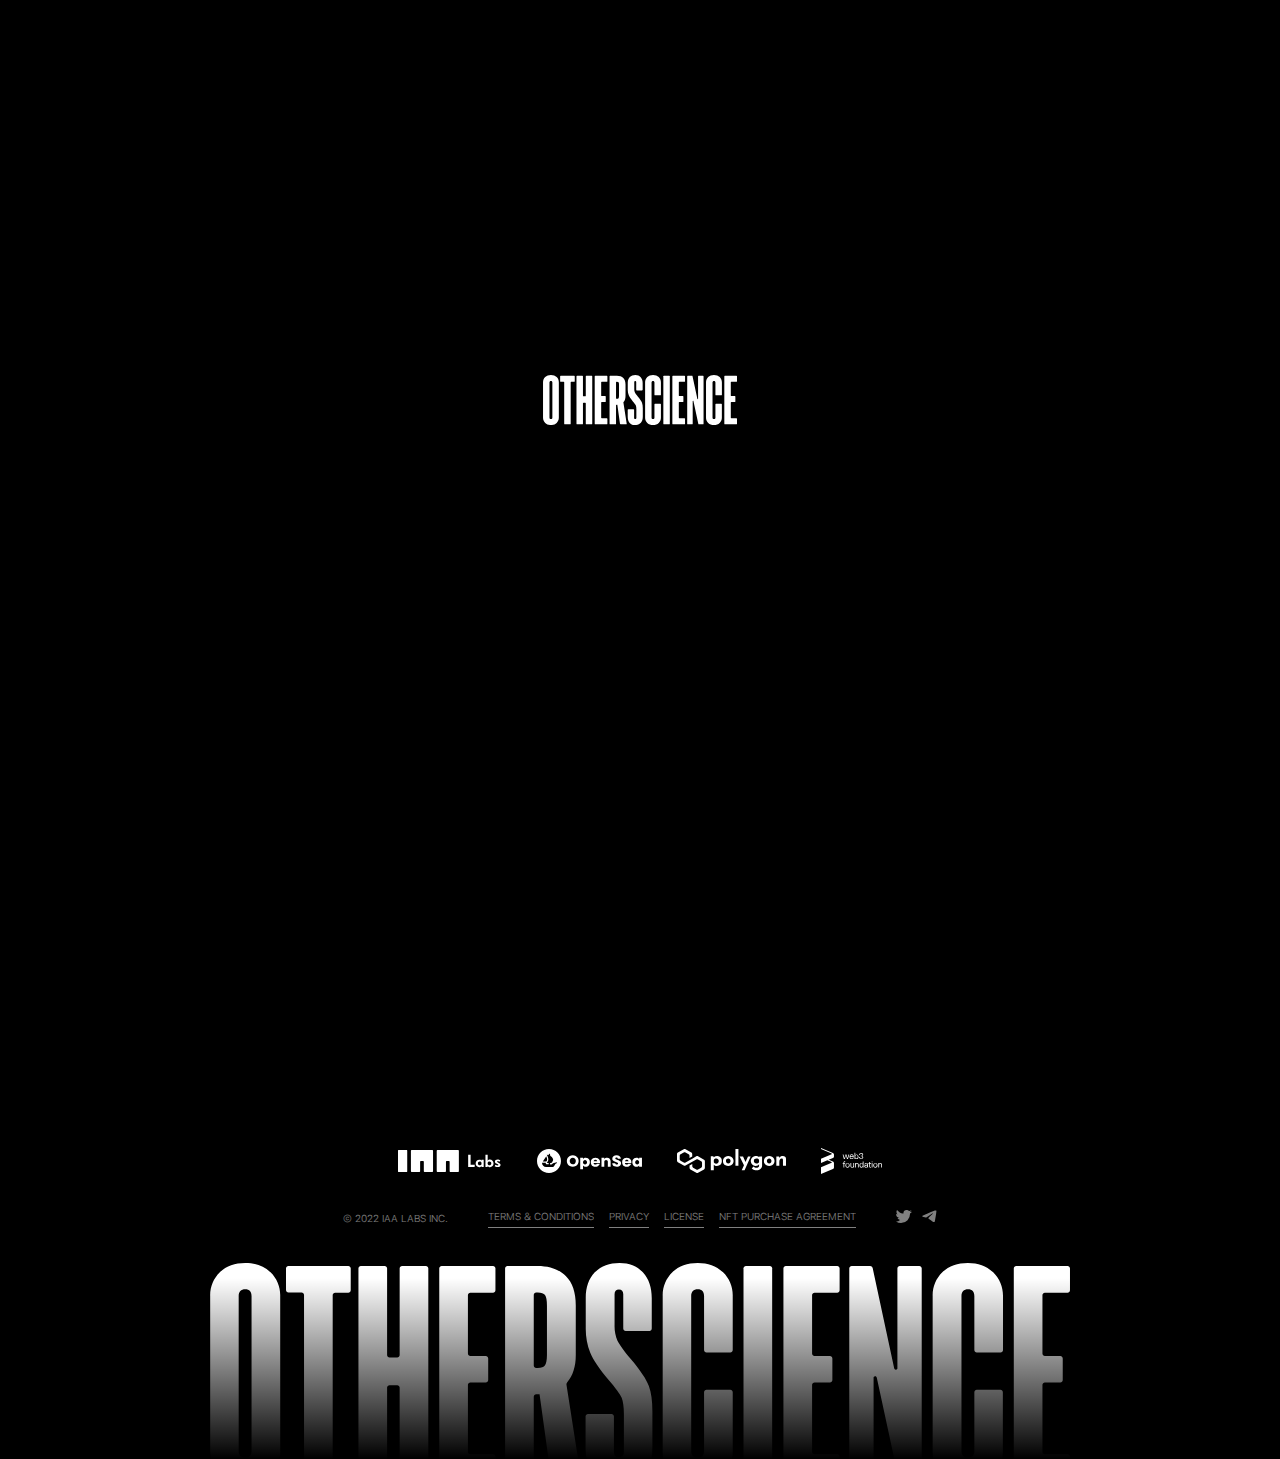
<file: faq/index.html>
<!DOCTYPE html>
<html lang="en">

<head>
    <meta charset="UTF-8">
    <title>Otherscience & Sciland FAQs</title>
    <link rel="stylesheet" href="../css-fonts.css">
    <link rel="stylesheet" href="../faq.css">
    <script src="../js/jquery.min.js"></script>
    <script src="../js/web3.min.js" type="text/javascript"></script>
    <script src="../js/web3-provider.min.js" type="text/javascript"></script>
    <script src="../js/web3modal.min.js" type="text/javascript"></script>
    <script src="../js/faq.js" type="text/javascript"></script>
    <link rel="icon" type="image/png" href="../assets/images/otherscience-icon.png">
    <link href="../otherscience-icon.ico" rel="shortcut icon">
</head>

<body>
    <header class="header">
        <div class="header-div">
            <a class="header-menu-text clickable-1" href="../vote">Vote</a>
            <a class="header-menu-text clickable-1" href="../faq">FAQ</a>
            <a class="header-menu-text clickable-1" href="https://fizcoin.xyz">FizCoin</a>
            <a class="header-menu-text clickable-1">Crowdsale</a>
        </div>
        <div class="header-div">
            <a class="header-menu-text clickable-1 gone-link" href="../solve">Solve</a>
            <a class="header-menu-text clickable-1" href="../claim">Claim NFT</a>
            <button class="connect-wallet" id="ConnectWalletButton">
                <a id="address-header-text">Connect wallet</a>
            </button>
        </div>
    </header>

    <!-- Mobile Start -->
    <div class="header-mobile-before"></div>

    <div class="header-mobile">
        <svg class="menu-open-button" id="menu-open-button" width="21" height="21" viewBox="0 0 15 15" xmlns="http://www.w3.org/2000/svg"><path d="M1.5 3C1.22386 3 1 3.22386 1 3.5C1 3.77614 1.22386 4 1.5 4H13.5C13.7761 4 14 3.77614 14 3.5C14 3.22386 13.7761 3 13.5 3H1.5ZM1 7.5C1 7.22386 1.22386 7 1.5 7H13.5C13.7761 7 14 7.22386 14 7.5C14 7.77614 13.7761 8 13.5 8H1.5C1.22386 8 1 7.77614 1 7.5ZM1 11.5C1 11.2239 1.22386 11 1.5 11H13.5C13.7761 11 14 11.2239 14 11.5C14 11.7761 13.7761 12 13.5 12H1.5C1.22386 12 1 11.7761 1 11.5Z" fill="#ffffff" fill-rule="evenodd" clip-rule="evenodd"></path></svg>
        <svg class="menu-close-button" id="menu-close-button" width="21" height="21" viewBox="0 0 15 15" xmlns="http://www.w3.org/2000/svg"><path d="M12.8536 2.85355C13.0488 2.65829 13.0488 2.34171 12.8536 2.14645C12.6583 1.95118 12.3417 1.95118 12.1464 2.14645L7.5 6.79289L2.85355 2.14645C2.65829 1.95118 2.34171 1.95118 2.14645 2.14645C1.95118 2.34171 1.95118 2.65829 2.14645 2.85355L6.79289 7.5L2.14645 12.1464C1.95118 12.3417 1.95118 12.6583 2.14645 12.8536C2.34171 13.0488 2.65829 13.0488 2.85355 12.8536L7.5 8.20711L12.1464 12.8536C12.3417 13.0488 12.6583 13.0488 12.8536 12.8536C13.0488 12.6583 13.0488 12.3417 12.8536 12.1464L8.20711 7.5L12.8536 2.85355Z" fill="#ffffff" fill-rule="evenodd" clip-rule="evenodd"></path></svg>
    </div>

    <div class="mobile-menu">
        <div class="mobile-menu-block">
            <a class="mobile-menu-text clickable-2" href="../vote">DAO</a>
        </div>
        <div class="mobile-menu-block">
            <a class="mobile-menu-text clickable-2" href="../faq">FAQ</a>
        </div>
        <!--        <div class="mobile-menu-block">-->
        <!--            <a class="mobile-menu-text clickable-2" href="explore">Explore</a>-->
        <!--        </div>-->
        <div class="mobile-menu-block">
            <a class="mobile-menu-text clickable-2" href="https://fizcoin.xyz">FizCoin</a>
        </div>
        <div class="mobile-menu-block">
            <a class="mobile-menu-text clickable-2" href="../solve">Solve Problems</a>
        </div>
        <div class="mobile-menu-block">
            <a class="mobile-menu-text clickable-2" href="../claim">Claim NFT</a>
        </div>

        <button class="connect-wallet connect-wallet-mobile" id="ConnectWalletButton2">
            <a id="address-header-text-2">Connect wallet</a>
        </button>

        <footer class="footer-mobile">
            <div class="footer-images">
                <a href="https://iaa2005.tk/">
                    <img height="22" src="../assets/images/iaa-labs-logo.svg" alt="IAA Labs">
                </a>
                <a href="https://opensea.io/">
                    <img height="24" src="../assets/images/opensea-logo.svg" alt="Opensea">
                </a>
                <a href="https://polygon.technology/">
                    <img height="24" src="../assets/images/polygon-logo.svg" alt="Polygon">
                </a>
                <a href="https://web3.foundation/">
                    <img height="26" src="../assets/images/web3-foundation-logo.svg" alt="Web3 Foundation">
                </a>
            </div>
            <div class="footer-div-1">
                <a class="footer-text">© 2022 IAA Labs Inc.</a>
                <div class="footer-menu">
                    <a class="footer-text footer-underlined">Terms & conditions</a>
                    <a class="footer-text footer-underlined">Privacy</a>
                    <a class="footer-text footer-underlined">License</a>
                    <a class="footer-text footer-underlined">NFT Purchase agreement</a>
                </div>
                <div class="footer-socials">
                    <a href="https://github.com/iaa2005/" class="footer-social">
                        <svg width="32" height="32" viewBox="0 0 32 32" class="footer-social-svg">
                            <path fill="#FFFFFF" d="M2 4c4 4 8 8 13 7a6 6 0 0 1 7-7 6 6 0 0 1 4 2 8 8 0 0 0 5-2 8 8 0 0 1-3 4 8 8 0 0 0 4-1 8 8 0 0 1-4 4 18 18 0 0 1-18 19 18 18 0 0 1-10-3 12 12 0 0 0 8-3 8 8 0 0 1-5-4 8 8 0 0 0 3-.5A8 8 0 0 1 0 12a8 8 0 0 0 3 1 8 8 0 0 1-1-9"/>
                        </svg>
                    </a>
                    <a href="https://github.com/iaa2005/" class="footer-social">
                        <svg height="32" width="32" viewBox="40 60 155 135" class="footer-social-svg">
                            <path fill="#fff" d="m44.691 125.87c14.028-7.727 29.687-14.176 44.318-20.658 25.171-10.617 50.442-21.05 75.968-30.763 4.966-1.655 13.89-3.273 14.765 4.087-.479 10.418-2.45 20.775-3.802 31.132-3.431 22.776-7.398 45.474-11.265 68.175-1.333 7.561-10.805 11.476-16.866 6.637-14.566-9.839-29.244-19.582-43.624-29.649-4.711-4.787-.342-11.66 3.864-15.078 11.997-11.824 24.72-21.868 36.09-34.302 3.067-7.407-5.995-1.165-8.984.748-16.424 11.318-32.446 23.327-49.762 33.274-8.845 4.869-19.154.708-27.995-2.009-7.927-3.282-19.543-6.589-12.708-11.593z"/>
                        </svg>
                    </a>
                </div>
            </div>
            <div class="footer-bg-div">
                <img class="footer-bg" src="../assets/images/footer-otherscience.svg">
                <div class="footer-bg-darker"></div>
            </div>
        </footer>
    </div>

    <!-- <div class="logo-header-block-mobile">
        <a href="../"><img class="logo-header-mobile" src="../assets/images/footer-otherscience.svg"></a>
    </div> -->
    <!-- Mobile End -->

    <div class="logo-header-block">
        <a href="../"><img class="logo-header" src="../assets/images/footer-otherscience.svg"></a>
    </div>

    <div class="block-faq">
        <a class="block-faq-title">Frequently Asked Questions</a>
        <div class="block-faq-questions">
            <div class="block-faq-question">
                <div class="block-faq-question-title" id="block-faq-question-title-1">
                    <a class="block-faq-question-title-text">How does the mint work?</a>
                    <svg width="26" height="26" viewBox="0 0 15 15" fill="#FFFFFF" xmlns="http://www.w3.org/2000/svg"><path d="M8 2.75C8 2.47386 7.77614 2.25 7.5 2.25C7.22386 2.25 7 2.47386 7 2.75V7H2.75C2.47386 7 2.25 7.22386 2.25 7.5C2.25 7.77614 2.47386 8 2.75 8H7V12.25C7 12.5261 7.22386 12.75 7.5 12.75C7.77614 12.75 8 12.5261 8 12.25V8H12.25C12.5261 8 12.75 7.77614 12.75 7.5C12.75 7.22386 12.5261 7 12.25 7H8V2.75Z" fill-rule="evenodd" clip-rule="evenodd"></path></svg>
                </div>
                <a class="block-faq-question-ans" id="block-faq-question-ans-1">Minting will be done in waves — the price per Otherdeed will stay the same, and the per-wallet limit will increase. At the start of the sale (wave 1), there will be a limit of 2 Otherdeeds minted per wallet. As soon as gas returns to reasonable levels and the amount of wallets minting decelerates, wave 2 will begin, during which KYCed wallets can mint up to an additional 4 Otherdeeds. Each increase in the per-wallet limit will be announced on the Otherside official channels: @OthersideMeta on Twitter, and Discord: discord.gg/the-otherside.

                    Here’s the Mirror post on how we decided on the mint mechanics and details on how it works.</a>
            </div>
            <div class="block-faq-question">
                <div class="block-faq-question-title" id="block-faq-question-title-2">
                    <a class="block-faq-question-title-text">How does the mint work?</a>
                    <svg width="26" height="26" viewBox="0 0 15 15" fill="#FFFFFF" xmlns="http://www.w3.org/2000/svg"><path d="M8 2.75C8 2.47386 7.77614 2.25 7.5 2.25C7.22386 2.25 7 2.47386 7 2.75V7H2.75C2.47386 7 2.25 7.22386 2.25 7.5C2.25 7.77614 2.47386 8 2.75 8H7V12.25C7 12.5261 7.22386 12.75 7.5 12.75C7.77614 12.75 8 12.5261 8 12.25V8H12.25C12.5261 8 12.75 7.77614 12.75 7.5C12.75 7.22386 12.5261 7 12.25 7H8V2.75Z" fill-rule="evenodd" clip-rule="evenodd"></path></svg>
                </div>
                <a class="block-faq-question-ans" id="block-faq-question-ans-2">Minting will be done in waves — the price per Otherdeed will stay the same, and the per-wallet limit will increase. At the start of the sale (wave 1), there will be a limit of 2 Otherdeeds minted per wallet. As soon as gas returns to reasonable levels and the amount of wallets minting decelerates, wave 2 will begin, during which KYCed wallets can mint up to an additional 4 Otherdeeds. Each increase in the per-wallet limit will be announced on the Otherside official channels: @OthersideMeta on Twitter, and Discord: discord.gg/the-otherside.

                    Here’s the Mirror post on how we decided on the mint mechanics and details on how it works.</a>
            </div>
            <div class="block-faq-question">
                <div class="block-faq-question-title" id="block-faq-question-title-3">
                    <a class="block-faq-question-title-text">How does the mint work?</a>
                    <svg width="26" height="26" viewBox="0 0 15 15" fill="#FFFFFF" xmlns="http://www.w3.org/2000/svg"><path d="M8 2.75C8 2.47386 7.77614 2.25 7.5 2.25C7.22386 2.25 7 2.47386 7 2.75V7H2.75C2.47386 7 2.25 7.22386 2.25 7.5C2.25 7.77614 2.47386 8 2.75 8H7V12.25C7 12.5261 7.22386 12.75 7.5 12.75C7.77614 12.75 8 12.5261 8 12.25V8H12.25C12.5261 8 12.75 7.77614 12.75 7.5C12.75 7.22386 12.5261 7 12.25 7H8V2.75Z" fill-rule="evenodd" clip-rule="evenodd"></path></svg>
                </div>
                <a class="block-faq-question-ans" id="block-faq-question-ans-3">Minting will be done in waves — the price per Otherdeed will stay the same, and the per-wallet limit will increase. At the start of the sale (wave 1), there will be a limit of 2 Otherdeeds minted per wallet. As soon as gas returns to reasonable levels and the amount of wallets minting decelerates, wave 2 will begin, during which KYCed wallets can mint up to an additional 4 Otherdeeds. Each increase in the per-wallet limit will be announced on the Otherside official channels: @OthersideMeta on Twitter, and Discord: discord.gg/the-otherside.

                    Here’s the Mirror post on how we decided on the mint mechanics and details on how it works.</a>
            </div>
        </div>
    </div>

    <footer>
        <div class="footer-images">
            <a href="https://iaa2005.tk/">
                <img height="22" src="../assets/images/iaa-labs-logo.svg" alt="IAA Labs">
            </a>
            <a href="https://opensea.io/">
                <img height="24" src="../assets/images/opensea-logo.svg" alt="Opensea">
            </a>
            <a href="https://polygon.technology/">
                <img height="24" src="../assets/images/polygon-logo.svg" alt="Polygon">
            </a>
            <a href="https://web3.foundation/">
                <img height="26" src="../assets/images/web3-foundation-logo.svg" alt="Web3 Foundation">
            </a>
        </div>
        <div class="footer-div-1">
            <a class="footer-text">© 2022 IAA Labs Inc.</a>
            <div class="footer-menu">
                <a class="footer-text footer-underlined">Terms & conditions</a>
                <a class="footer-text footer-underlined">Privacy</a>
                <a class="footer-text footer-underlined">License</a>
                <a class="footer-text footer-underlined">NFT Purchase agreement</a>
            </div>
            <div class="footer-socials">
                <a href="https://github.com/iaa2005/" class="footer-social">
                    <svg width="32" height="32" viewBox="0 0 32 32" class="footer-social-svg">
                        <path fill="#FFFFFF" d="M2 4c4 4 8 8 13 7a6 6 0 0 1 7-7 6 6 0 0 1 4 2 8 8 0 0 0 5-2 8 8 0 0 1-3 4 8 8 0 0 0 4-1 8 8 0 0 1-4 4 18 18 0 0 1-18 19 18 18 0 0 1-10-3 12 12 0 0 0 8-3 8 8 0 0 1-5-4 8 8 0 0 0 3-.5A8 8 0 0 1 0 12a8 8 0 0 0 3 1 8 8 0 0 1-1-9"/>
                    </svg>
                </a>
                <a href="https://github.com/iaa2005/" class="footer-social">
                    <svg height="32" width="32" viewBox="40 60 155 135" class="footer-social-svg">
                        <path fill="#fff" d="m44.691 125.87c14.028-7.727 29.687-14.176 44.318-20.658 25.171-10.617 50.442-21.05 75.968-30.763 4.966-1.655 13.89-3.273 14.765 4.087-.479 10.418-2.45 20.775-3.802 31.132-3.431 22.776-7.398 45.474-11.265 68.175-1.333 7.561-10.805 11.476-16.866 6.637-14.566-9.839-29.244-19.582-43.624-29.649-4.711-4.787-.342-11.66 3.864-15.078 11.997-11.824 24.72-21.868 36.09-34.302 3.067-7.407-5.995-1.165-8.984.748-16.424 11.318-32.446 23.327-49.762 33.274-8.845 4.869-19.154.708-27.995-2.009-7.927-3.282-19.543-6.589-12.708-11.593z"/>
                    </svg>
                </a>
            </div>
        </div>
        <div class="footer-bg-div">
            <img class="footer-bg" src="../assets/images/footer-otherscience.svg">
            <div class="footer-bg-darker"></div>
        </div>
    </footer>
</body>
</html>
</file>
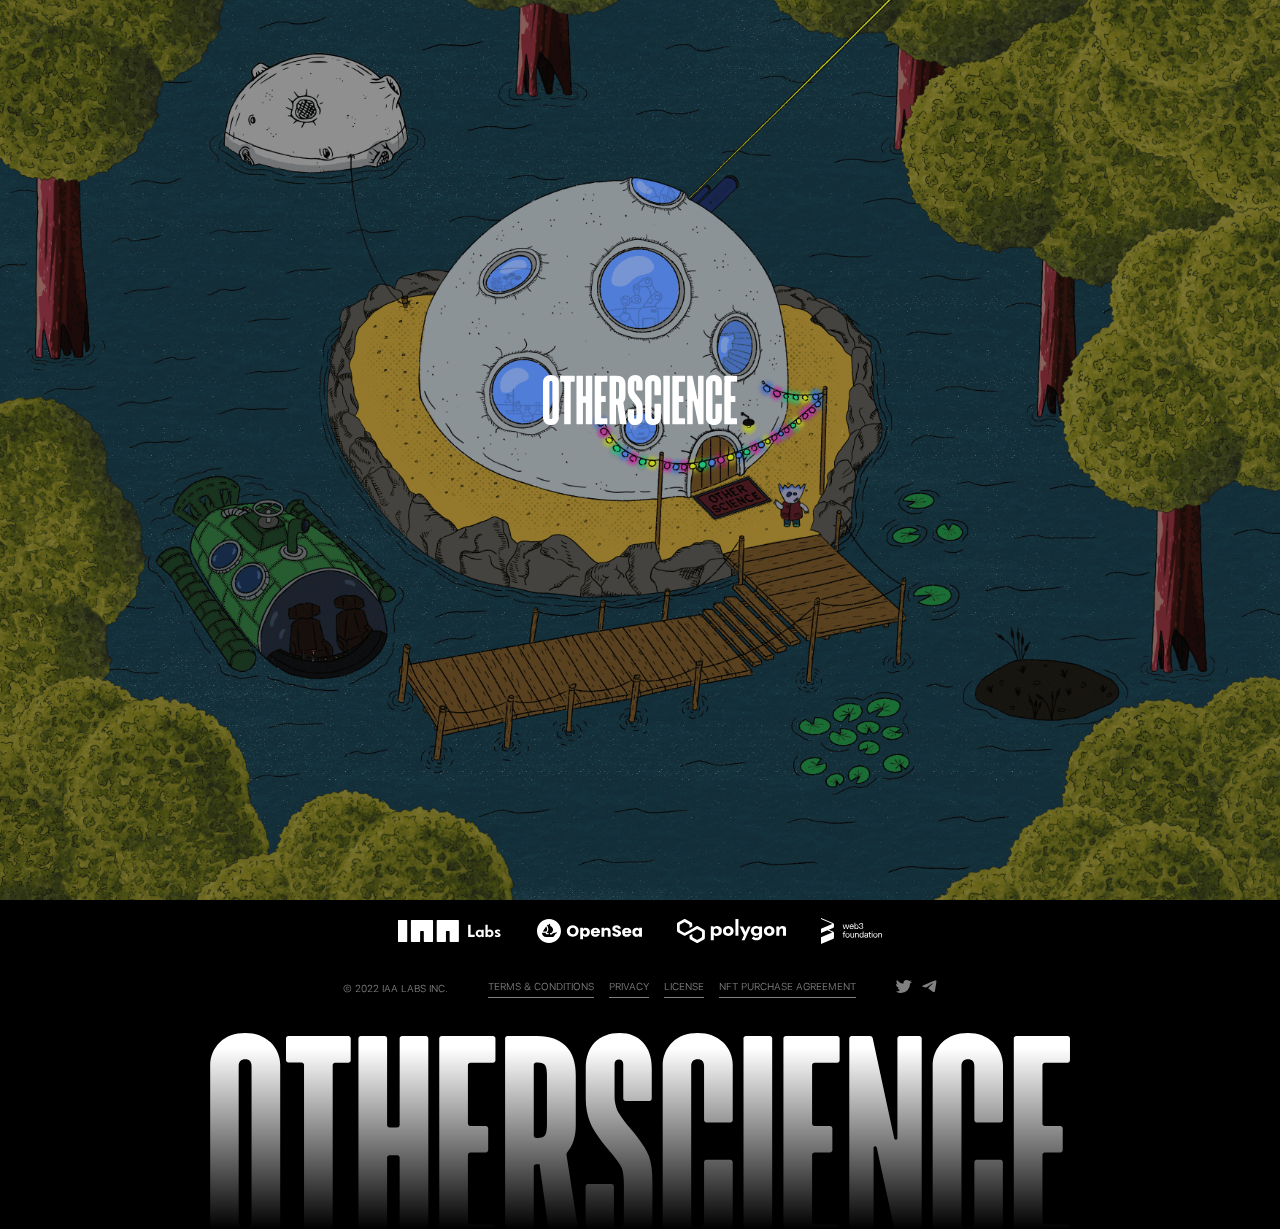
<file: solve/index.html>
<!DOCTYPE html>
<html lang="en">
<head>
    <meta charset="UTF-8">
    <title>Otherscience | Solve problem</title>
    <meta name="viewport" content="width=500, initial-scale=1">
    <link rel="stylesheet" href="../css-fonts.css">
    <link rel="stylesheet" href="../solve.css">
    <script src="../js/jquery.min.js"></script>
    <script src="../js/showdown.min.js"></script>
    <script src="../js/web3.min.js" type="text/javascript"></script>
    <script src="../js/web3-provider.min.js" type="text/javascript"></script>
    <script src="../js/web3modal.min.js" type="text/javascript"></script>
    <script src="../js/solve.js" type="text/javascript"></script>
    <link rel="icon" type="image/png" href="../assets/images/otherscience-icon-2.png">
    <link href="../favicon.ico" rel="shortcut icon">
</head>

<body>
    <header class="header">
        <div class="header-div">
            <a class="header-menu-text clickable-1" href="../vote">Vote</a>
            <a class="header-menu-text clickable-1" href="../faq">FAQ</a>
            <a class="header-menu-text clickable-1" href="https://fi zcoin.xyz">FizCoin</a>
            <a class="header-menu-text clickable-1">Crowdsale</a>
        </div>
        <div class="header-div">
            <a class="header-menu-text clickable-1 gone-link" href="../solve">Solve</a>
            <a class="header-menu-text clickable-1" href="../claim">Claim NFT</a>
            <button class="connect-wallet" id="ConnectWalletButton">
                <a id="address-header-text">Connect wallet</a>
            </button>
        </div>
    </header>

    <!-- Mobile Start -->
    <div class="header-mobile-before"></div>

    <div class="header-mobile">
        <svg class="menu-open-button" id="menu-open-button" width="21" height="21" viewBox="0 0 15 15" xmlns="http://www.w3.org/2000/svg"><path d="M1.5 3C1.22386 3 1 3.22386 1 3.5C1 3.77614 1.22386 4 1.5 4H13.5C13.7761 4 14 3.77614 14 3.5C14 3.22386 13.7761 3 13.5 3H1.5ZM1 7.5C1 7.22386 1.22386 7 1.5 7H13.5C13.7761 7 14 7.22386 14 7.5C14 7.77614 13.7761 8 13.5 8H1.5C1.22386 8 1 7.77614 1 7.5ZM1 11.5C1 11.2239 1.22386 11 1.5 11H13.5C13.7761 11 14 11.2239 14 11.5C14 11.7761 13.7761 12 13.5 12H1.5C1.22386 12 1 11.7761 1 11.5Z" fill="#ffffff" fill-rule="evenodd" clip-rule="evenodd"></path></svg>
        <svg class="menu-close-button" id="menu-close-button" width="21" height="21" viewBox="0 0 15 15" xmlns="http://www.w3.org/2000/svg"><path d="M12.8536 2.85355C13.0488 2.65829 13.0488 2.34171 12.8536 2.14645C12.6583 1.95118 12.3417 1.95118 12.1464 2.14645L7.5 6.79289L2.85355 2.14645C2.65829 1.95118 2.34171 1.95118 2.14645 2.14645C1.95118 2.34171 1.95118 2.65829 2.14645 2.85355L6.79289 7.5L2.14645 12.1464C1.95118 12.3417 1.95118 12.6583 2.14645 12.8536C2.34171 13.0488 2.65829 13.0488 2.85355 12.8536L7.5 8.20711L12.1464 12.8536C12.3417 13.0488 12.6583 13.0488 12.8536 12.8536C13.0488 12.6583 13.0488 12.3417 12.8536 12.1464L8.20711 7.5L12.8536 2.85355Z" fill="#ffffff" fill-rule="evenodd" clip-rule="evenodd"></path></svg>
    </div>

    <div class="mobile-menu">
        <div class="mobile-menu-block">
            <a class="mobile-menu-text clickable-2" href="../vote">DAO</a>
        </div>
        <div class="mobile-menu-block">
            <a class="mobile-menu-text clickable-2" href="../faq">FAQ</a>
        </div>
        <!--        <div class="mobile-menu-block">-->
        <!--            <a class="mobile-menu-text clickable-2" href="explore">Explore</a>-->
        <!--        </div>-->
        <div class="mobile-menu-block">
            <a class="mobile-menu-text clickable-2" href="https://fizcoin.xyz">FizCoin</a>
        </div>
        <div class="mobile-menu-block">
            <a class="mobile-menu-text clickable-2" href="../solve">Solve Problems</a>
        </div>
        <div class="mobile-menu-block">
            <a class="mobile-menu-text clickable-2" href="../claim">Claim NFT</a>
        </div>

        <button class="connect-wallet connect-wallet-mobile" id="ConnectWalletButton2">
            <a id="address-header-text-2">Connect wallet</a>
        </button>

        <footer class="footer-mobile">
            <div class="footer-images">
                <a href="https://iaa2005.tk/">
                    <img height="22" src="../assets/images/iaa-labs-logo.svg" alt="IAA Labs">
                </a>
                <a href="https://opensea.io/">
                    <img height="24" src="../assets/images/opensea-logo.svg" alt="Opensea">
                </a>
                <a href="https://polygon.technology/">
                    <img height="24" src="../assets/images/polygon-logo.svg" alt="Polygon">
                </a>
                <a href="https://web3.foundation/">
                    <img height="26" src="../assets/images/web3-foundation-logo.svg" alt="Web3 Foundation">
                </a>
            </div>
            <div class="footer-div-1">
                <a class="footer-text">© 2022 IAA Labs Inc.</a>
                <div class="footer-menu">
                    <a class="footer-text footer-underlined">Terms & conditions</a>
                    <a class="footer-text footer-underlined">Privacy</a>
                    <a class="footer-text footer-underlined">License</a>
                    <a class="footer-text footer-underlined">NFT Purchase agreement</a>
                </div>
                <div class="footer-socials">
                    <a href="https://github.com/iaa2005/" class="footer-social">
                        <svg width="32" height="32" viewBox="0 0 32 32" class="footer-social-svg">
                            <path fill="#FFFFFF" d="M2 4c4 4 8 8 13 7a6 6 0 0 1 7-7 6 6 0 0 1 4 2 8 8 0 0 0 5-2 8 8 0 0 1-3 4 8 8 0 0 0 4-1 8 8 0 0 1-4 4 18 18 0 0 1-18 19 18 18 0 0 1-10-3 12 12 0 0 0 8-3 8 8 0 0 1-5-4 8 8 0 0 0 3-.5A8 8 0 0 1 0 12a8 8 0 0 0 3 1 8 8 0 0 1-1-9"/>
                        </svg>
                    </a>
                    <a href="https://github.com/iaa2005/" class="footer-social">
                        <svg height="32" width="32" viewBox="40 60 155 135" class="footer-social-svg">
                            <path fill="#fff" d="m44.691 125.87c14.028-7.727 29.687-14.176 44.318-20.658 25.171-10.617 50.442-21.05 75.968-30.763 4.966-1.655 13.89-3.273 14.765 4.087-.479 10.418-2.45 20.775-3.802 31.132-3.431 22.776-7.398 45.474-11.265 68.175-1.333 7.561-10.805 11.476-16.866 6.637-14.566-9.839-29.244-19.582-43.624-29.649-4.711-4.787-.342-11.66 3.864-15.078 11.997-11.824 24.72-21.868 36.09-34.302 3.067-7.407-5.995-1.165-8.984.748-16.424 11.318-32.446 23.327-49.762 33.274-8.845 4.869-19.154.708-27.995-2.009-7.927-3.282-19.543-6.589-12.708-11.593z"/>
                        </svg>
                    </a>
                </div>
            </div>
            <div class="footer-bg-div">
                <img class="footer-bg" src="../assets/images/footer-otherscience.svg">
                <div class="footer-bg-darker"></div>
            </div>
        </footer>
    </div>

    <!-- <div class="logo-header-block-mobile">
        <a href="../"><img class="logo-header-mobile" src="../assets/images/footer-otherscience.svg"></a>
    </div> -->
    <!-- Mobile End -->

    <div class="logo-header-block">
        <a href="../"><img class="logo-header" src="../assets/images/footer-otherscience.svg"></a>
    </div>

    <div class="fixed-bg"></div>
    <div class="fixed-blur-bg"></div>

    <div class="loader1-main">
        <div class="loader1"></div>
    </div>

    <div class="not-active-public-div">
        <a class="not-active-public">PUBLIC SOLVING NOT ACTIVE</a>
    </div>

    <div class="connect-wallet-div">
        <a class="connect-wallet-text-1">Connect your wallet</a>
        <a class="connect-wallet-text-2">You need to connect your wallet before proceeding</a>
        <button class="connect-wallet-blue" id="ConnectWalletButton_2">
            <a id="address-header-text-3">Metamask, Tokenary or Coinbase Wallet</a>
        </button>
    </div>

    <div class="main-block">
        <div class="main-block-in">
            <div class="block-task">
                <a class="h2-text main-index">Task #1</a>
                <a class="h1-text main-title">Candle house</a>
                <div class="block-task-in"></div>
            </div>
            <div class="block-solve">
                <div class="info-task-block">
                    <div class="info-task-block-in">
                        <a class="h2-text solution-price-title">Unit of measure</a>
                        <a class="h1-text solution-price">J</a>
                        <a class="h2-text fiz-usdt-price">Rounding to: hundredths (0.01)</a>
                    </div>
                    <div class="break-line"></div>
                    <div class="info-task-block-in">
                        <a class="h2-text solution-price-title">Price per solution</a>
                        <a class="h1-text solution-price">10 FIZ</a>
                        <a class="h2-text fiz-usdt-price">1 FIZ = 0.827 USDT</a>
                    </div>
                </div>
                <div class="answer-block">
                    <a class="h1-text answer-block-title">SEND SOLUTION</a>
                    <a class="h3-text">You can send answer up to <strong>14</strong> times.</a>
                    <a class="h2-text">Deadline: Jun 10 2022 15:00:00 (UTC)</a>
                    <input class="answer-input" id="answer-input" type="number" step="0.01">
                    <div class="account-info-block">
                        <div class="account-info-block-in">
                            <a class="h2-text">Account</a>
                            <a class="h3-text">0xb778...2b94</a>
                        </div>
                        <div class="account-info-block-in">
                            <a class="h2-text">FIZ Balance</a>
                            <a class="h3-text balance-text">142<img height="14" width="14" src="../assets/images/coin-fizcoin.svg"></a>
                        </div>
                    </div>
                    <button class="send-answer-button"><a> Send answer for 10 FIZ</a></button>
                </div>
            </div>
        </div>
    </div>

    <footer>
        <div class="footer-images">
            <a href="https://iaa2005.tk/">
                <img height="22" src="../assets/images/iaa-labs-logo.svg" alt="IAA Labs">
            </a>
            <a href="https://opensea.io/">
                <img height="24" src="../assets/images/opensea-logo.svg" alt="Opensea">
            </a>
            <a href="https://polygon.technology/">
                <img height="24" src="../assets/images/polygon-logo.svg" alt="Polygon">
            </a>
            <a href="https://web3.foundation/">
                <img height="26" src="../assets/images/web3-foundation-logo.svg" alt="Web3 Foundation">
            </a>
        </div>
        <div class="footer-div-1">
            <a class="footer-text">© 2022 IAA Labs Inc.</a>
            <div class="footer-menu">
                <a class="footer-text footer-underlined">Terms & conditions</a>
                <a class="footer-text footer-underlined">Privacy</a>
                <a class="footer-text footer-underlined">License</a>
                <a class="footer-text footer-underlined">NFT Purchase agreement</a>
            </div>
            <div class="footer-socials">
                <a href="https://github.com/iaa2005/" class="footer-social">
                    <svg width="32" height="32" viewBox="0 0 32 32" class="footer-social-svg">
                        <path fill="#FFFFFF" d="M2 4c4 4 8 8 13 7a6 6 0 0 1 7-7 6 6 0 0 1 4 2 8 8 0 0 0 5-2 8 8 0 0 1-3 4 8 8 0 0 0 4-1 8 8 0 0 1-4 4 18 18 0 0 1-18 19 18 18 0 0 1-10-3 12 12 0 0 0 8-3 8 8 0 0 1-5-4 8 8 0 0 0 3-.5A8 8 0 0 1 0 12a8 8 0 0 0 3 1 8 8 0 0 1-1-9"/>
                    </svg>
                </a>
                <a href="https://github.com/iaa2005/" class="footer-social">
                    <svg height="32" width="32" viewBox="40 60 155 135" class="footer-social-svg">
                        <path fill="#fff" d="m44.691 125.87c14.028-7.727 29.687-14.176 44.318-20.658 25.171-10.617 50.442-21.05 75.968-30.763 4.966-1.655 13.89-3.273 14.765 4.087-.479 10.418-2.45 20.775-3.802 31.132-3.431 22.776-7.398 45.474-11.265 68.175-1.333 7.561-10.805 11.476-16.866 6.637-14.566-9.839-29.244-19.582-43.624-29.649-4.711-4.787-.342-11.66 3.864-15.078 11.997-11.824 24.72-21.868 36.09-34.302 3.067-7.407-5.995-1.165-8.984.748-16.424 11.318-32.446 23.327-49.762 33.274-8.845 4.869-19.154.708-27.995-2.009-7.927-3.282-19.543-6.589-12.708-11.593z"/>
                    </svg>
                </a>
            </div>
        </div>
        <div class="footer-bg-div">
            <img class="footer-bg" src="../assets/images/footer-otherscience.svg">
            <div class="footer-bg-darker"></div>
        </div>
    </footer>
</body>
</html>
</file>
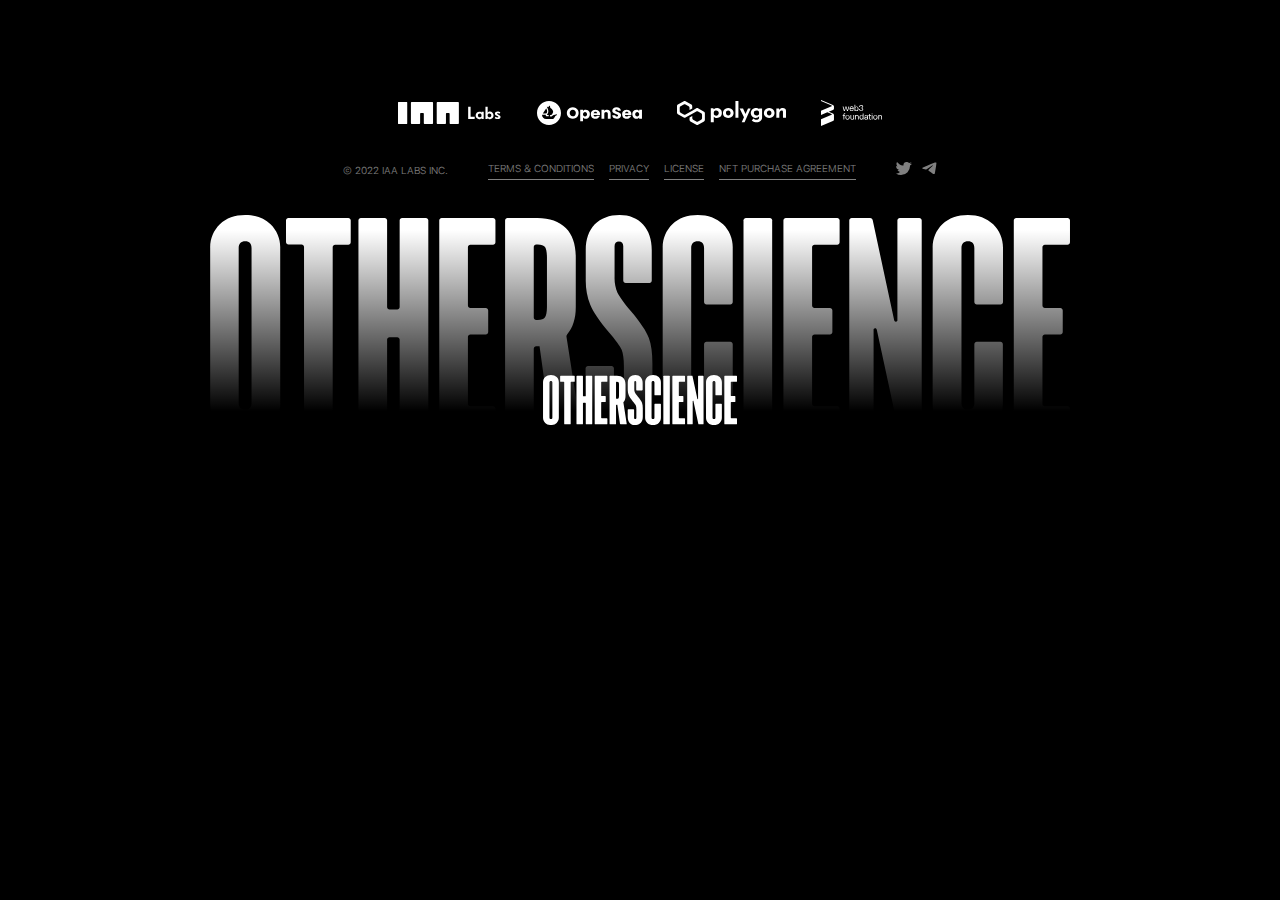
<file: vote/index.html>
<!DOCTYPE html>
<html lang="en">
<head>
    <meta charset="UTF-8">
    <title>Vote | Otherscience</title>
    <meta name="viewport" content="width=device-width, initial-scale=1.0">
    <link rel="stylesheet" href="../css-fonts.css">
    <link rel="stylesheet" href="../faq.css">
    <script src="../js/jquery.min.js"></script>
    <script src="../js/web3.min.js" type="text/javascript"></script>
    <script src="../js/web3-provider.min.js" type="text/javascript"></script>
    <script src="../js/web3modal.min.js" type="text/javascript"></script>
    <script src="../js/faq.js" type="text/javascript"></script>
    <link rel="icon" type="image/png" href="../assets/images/otherscience-icon.png">
    <link href="../otherscience-icon.ico" rel="shortcut icon">
</head>
<body>

    <header class="header">
        <div class="header-div">
            <a class="header-menu-text clickable-1" href="">Vote</a>
            <a class="header-menu-text clickable-1" href="../faq">FAQ</a>
            <a class="header-menu-text clickable-1" href="https://fizcoin.xyz">FizCoin</a>
            <a class="header-menu-text clickable-1">Crowdsale</a>
        </div>
        <div class="header-div">
            <a class="header-menu-text clickable-1 gone-link" href="../solve">Solve</a>
            <a class="header-menu-text clickable-1" href="../claim">Claim NFT</a>
            <button class="connect-wallet" id="ConnectWalletButton">
                <a id="address-header-text">Connect wallet</a>
            </button>
        </div>
    </header>

    <!-- Mobile Start -->
    <div class="header-mobile-before"></div>

    <header class="header-mobile">
        <svg class="menu-open-button" id="menu-open-button" width="21" height="21" viewBox="0 0 15 15" xmlns="http://www.w3.org/2000/svg"><path d="M1.5 3C1.22386 3 1 3.22386 1 3.5C1 3.77614 1.22386 4 1.5 4H13.5C13.7761 4 14 3.77614 14 3.5C14 3.22386 13.7761 3 13.5 3H1.5ZM1 7.5C1 7.22386 1.22386 7 1.5 7H13.5C13.7761 7 14 7.22386 14 7.5C14 7.77614 13.7761 8 13.5 8H1.5C1.22386 8 1 7.77614 1 7.5ZM1 11.5C1 11.2239 1.22386 11 1.5 11H13.5C13.7761 11 14 11.2239 14 11.5C14 11.7761 13.7761 12 13.5 12H1.5C1.22386 12 1 11.7761 1 11.5Z" fill="#ffffff" fill-rule="evenodd" clip-rule="evenodd"></path></svg>
        <svg class="menu-close-button" id="menu-close-button" width="21" height="21" viewBox="0 0 15 15" xmlns="http://www.w3.org/2000/svg"><path d="M12.8536 2.85355C13.0488 2.65829 13.0488 2.34171 12.8536 2.14645C12.6583 1.95118 12.3417 1.95118 12.1464 2.14645L7.5 6.79289L2.85355 2.14645C2.65829 1.95118 2.34171 1.95118 2.14645 2.14645C1.95118 2.34171 1.95118 2.65829 2.14645 2.85355L6.79289 7.5L2.14645 12.1464C1.95118 12.3417 1.95118 12.6583 2.14645 12.8536C2.34171 13.0488 2.65829 13.0488 2.85355 12.8536L7.5 8.20711L12.1464 12.8536C12.3417 13.0488 12.6583 13.0488 12.8536 12.8536C13.0488 12.6583 13.0488 12.3417 12.8536 12.1464L8.20711 7.5L12.8536 2.85355Z" fill="#ffffff" fill-rule="evenodd" clip-rule="evenodd"></path></svg>
    </header>

    <div class="mobile-menu">
        <div class="mobile-menu-block">
            <a class="mobile-menu-text clickable-2" href="">DAO</a>
        </div>
        <div class="mobile-menu-block">
            <a class="mobile-menu-text clickable-2" href="../faq">FAQ</a>
        </div>
        <!--        <div class="mobile-menu-block">-->
        <!--            <a class="mobile-menu-text clickable-2" href="explore">Explore</a>-->
        <!--        </div>-->
        <div class="mobile-menu-block">
            <a class="mobile-menu-text clickable-2" href="https://fizcoin.xyz">FizCoin</a>
        </div>
        <div class="mobile-menu-block">
            <a class="mobile-menu-text clickable-2" href="../solve">Solve Problems</a>
        </div>
        <div class="mobile-menu-block">
            <a class="mobile-menu-text clickable-2" href="../claim">Claim NFT</a>
        </div>

        <button class="connect-wallet connect-wallet-mobile" id="ConnectWalletButton2">
            <a id="address-header-text-2">Connect wallet</a>
        </button>

        <footer class="footer-mobile">
            <div class="footer-images">
                <a href="https://iaa2005.tk/">
                    <img height="22" src="../assets/images/iaa-labs-logo.svg" alt="IAA Labs">
                </a>
                <a href="https://opensea.io/">
                    <img height="24" src="../assets/images/opensea-logo.svg" alt="Opensea">
                </a>
                <a href="https://polygon.technology/">
                    <img height="24" src="../assets/images/polygon-logo.svg" alt="Polygon">
                </a>
                <a href="https://web3.foundation/">
                    <img height="26" src="../assets/images/web3-foundation-logo.svg" alt="Web3 Foundation">
                </a>
            </div>
            <div class="footer-div-1">
                <a class="footer-text">© 2022 IAA Labs Inc.</a>
                <div class="footer-menu">
                    <a class="footer-text footer-underlined">Terms & conditions</a>
                    <a class="footer-text footer-underlined">Privacy</a>
                    <a class="footer-text footer-underlined">License</a>
                    <a class="footer-text footer-underlined">NFT Purchase agreement</a>
                </div>
                <div class="footer-socials">
                    <a href="https://github.com/iaa2005/" class="footer-social">
                        <svg width="32" height="32" viewBox="0 0 32 32" class="footer-social-svg">
                            <path fill="#FFFFFF" d="M2 4c4 4 8 8 13 7a6 6 0 0 1 7-7 6 6 0 0 1 4 2 8 8 0 0 0 5-2 8 8 0 0 1-3 4 8 8 0 0 0 4-1 8 8 0 0 1-4 4 18 18 0 0 1-18 19 18 18 0 0 1-10-3 12 12 0 0 0 8-3 8 8 0 0 1-5-4 8 8 0 0 0 3-.5A8 8 0 0 1 0 12a8 8 0 0 0 3 1 8 8 0 0 1-1-9"/>
                        </svg>
                    </a>
                    <a href="https://github.com/iaa2005/" class="footer-social">
                        <svg height="32" width="32" viewBox="40 60 155 135" class="footer-social-svg">
                            <path fill="#fff" d="m44.691 125.87c14.028-7.727 29.687-14.176 44.318-20.658 25.171-10.617 50.442-21.05 75.968-30.763 4.966-1.655 13.89-3.273 14.765 4.087-.479 10.418-2.45 20.775-3.802 31.132-3.431 22.776-7.398 45.474-11.265 68.175-1.333 7.561-10.805 11.476-16.866 6.637-14.566-9.839-29.244-19.582-43.624-29.649-4.711-4.787-.342-11.66 3.864-15.078 11.997-11.824 24.72-21.868 36.09-34.302 3.067-7.407-5.995-1.165-8.984.748-16.424 11.318-32.446 23.327-49.762 33.274-8.845 4.869-19.154.708-27.995-2.009-7.927-3.282-19.543-6.589-12.708-11.593z"/>
                        </svg>
                    </a>
                </div>
            </div>
            <div class="footer-bg-div">
                <img class="footer-bg" src="../assets/images/footer-otherscience.svg">
                <div class="footer-bg-darker"></div>
            </div>
        </footer>
    </div>

    <!-- <div class="logo-header-block-mobile">
        <a href="../"><img class="logo-header-mobile" src="../assets/images/footer-otherscience.svg"></a>
    </div> -->
    <!-- Mobile End -->

    <div class="logo-header-block">
        <a href="../"><img class="logo-header" src="../assets/images/footer-otherscience.svg"></a>
    </div>

    <footer>
        <div class="footer-images">
            <a href="https://iaa2005.tk/">
                <img height="22" src="../assets/images/iaa-labs-logo.svg" alt="IAA Labs">
            </a>
            <a href="https://opensea.io/">
                <img height="24" src="../assets/images/opensea-logo.svg" alt="Opensea">
            </a>
            <a href="https://polygon.technology/">
                <img height="24" src="../assets/images/polygon-logo.svg" alt="Polygon">
            </a>
            <a href="https://web3.foundation/">
                <img height="26" src="../assets/images/web3-foundation-logo.svg" alt="Web3 Foundation">
            </a>
        </div>
        <div class="footer-div-1">
            <a class="footer-text">© 2022 IAA Labs Inc.</a>
            <div class="footer-menu">
                <a class="footer-text footer-underlined">Terms & conditions</a>
                <a class="footer-text footer-underlined">Privacy</a>
                <a class="footer-text footer-underlined">License</a>
                <a class="footer-text footer-underlined">NFT Purchase agreement</a>
            </div>
            <div class="footer-socials">
                <a href="https://github.com/iaa2005/" class="footer-social">
                    <svg width="32" height="32" viewBox="0 0 32 32" class="footer-social-svg">
                        <path fill="#FFFFFF" d="M2 4c4 4 8 8 13 7a6 6 0 0 1 7-7 6 6 0 0 1 4 2 8 8 0 0 0 5-2 8 8 0 0 1-3 4 8 8 0 0 0 4-1 8 8 0 0 1-4 4 18 18 0 0 1-18 19 18 18 0 0 1-10-3 12 12 0 0 0 8-3 8 8 0 0 1-5-4 8 8 0 0 0 3-.5A8 8 0 0 1 0 12a8 8 0 0 0 3 1 8 8 0 0 1-1-9"/>
                    </svg>
                </a>
                <a href="https://github.com/iaa2005/" class="footer-social">
                    <svg height="32" width="32" viewBox="40 60 155 135" class="footer-social-svg">
                        <path fill="#fff" d="m44.691 125.87c14.028-7.727 29.687-14.176 44.318-20.658 25.171-10.617 50.442-21.05 75.968-30.763 4.966-1.655 13.89-3.273 14.765 4.087-.479 10.418-2.45 20.775-3.802 31.132-3.431 22.776-7.398 45.474-11.265 68.175-1.333 7.561-10.805 11.476-16.866 6.637-14.566-9.839-29.244-19.582-43.624-29.649-4.711-4.787-.342-11.66 3.864-15.078 11.997-11.824 24.72-21.868 36.09-34.302 3.067-7.407-5.995-1.165-8.984.748-16.424 11.318-32.446 23.327-49.762 33.274-8.845 4.869-19.154.708-27.995-2.009-7.927-3.282-19.543-6.589-12.708-11.593z"/>
                    </svg>
                </a>
            </div>
        </div>
        <div class="footer-bg-div">
            <img class="footer-bg" src="../assets/images/footer-otherscience.svg">
            <div class="footer-bg-darker"></div>
        </div>
    </footer>
</body>
</html>
</file>
<file: css-fonts.css>
@font-face {
    font-family: "SF Pro Text";
    src: url("assets/fonts/SF-Pro-Text-Black.otf") format("opentype");
    font-weight: 900;
    font-style: normal;
}

@font-face {
    font-family: "SF Pro Text";
    src: url("assets/fonts/SF-Pro-Text-BlackItalic.otf") format("opentype");
    font-weight: 900;
    font-style: italic;
}

@font-face {
    font-family: "SF Pro Text";
    src: url("assets/fonts/SF-Pro-Text-Bold.otf") format("opentype");
    font-weight: 700;
    font-style: normal;
}

@font-face {
    font-family: "SF Pro Text";
    src: url("assets/fonts/SF-Pro-Text-BoldItalic.otf") format("opentype");
    font-weight: 700;
    font-style: italic;
}

@font-face {
    font-family: "SF Pro Text";
    src: url("assets/fonts/SF-Pro-Text-Heavy.otf") format("opentype");
    font-weight: 800;
    font-style: normal;
}

@font-face {
    font-family: "SF Pro Text";
    src: url("assets/fonts/SF-Pro-Text-HeavyItalic.otf") format("opentype");
    font-weight: 800;
    font-style: italic;
}

@font-face {
    font-family: "SF Pro Text";
    src: url("assets/fonts/SF-Pro-Text-Light.otf") format("opentype");
    font-weight: 300;
    font-style: normal;
}

@font-face {
    font-family: "SF Pro Text";
    src: url("assets/fonts/SF-Pro-Text-LightItalic.otf") format("opentype");
    font-weight: 300;
    font-style: italic;
}

@font-face {
    font-family: "SF Pro Text";
    src: url("assets/fonts/SF-Pro-Text-Medium.otf") format("opentype");
    font-weight: 500;
    font-style: normal;
}

@font-face {
    font-family: "SF Pro Text";
    src: url("assets/fonts/SF-Pro-Text-MediumItalic.otf") format("opentype");
    font-weight: 500;
    font-style: italic;
}

@font-face {
    font-family: "SF Pro Text";
    src: url("assets/fonts/SF-Pro-Text-Regular.otf") format("opentype");
    font-weight: 400;
    font-style: normal;
}

@font-face {
    font-family: "SF Pro Text";
    src: url("assets/fonts/SF-Pro-Text-RegularItalic.otf") format("opentype");
    font-weight: 400;
    font-style: italic;
}

@font-face {
    font-family: "SF Pro Text";
    src: url("assets/fonts/SF-Pro-Text-Semibold.otf") format("opentype");
    font-weight: 600;
    font-style: normal;
}

@font-face {
    font-family: "SF Pro Text";
    src: url("assets/fonts/SF-Pro-Text-SemiboldItalic.otf") format("opentype");
    font-weight: 600;
    font-style: italic;
}

@font-face {
    font-family: "SF Pro Text";
    src: url("assets/fonts/SF-Pro-Text-Thin.otf") format("opentype");
    font-weight: 200;
    font-style: normal;
}

@font-face {
    font-family: "SF Pro Text";
    src: url("assets/fonts/SF-Pro-Text-ThinItalic.otf") format("opentype");
    font-weight: 200;
    font-style: italic;
}

@font-face {
    font-family: "SF Pro Text";
    src: url("assets/fonts/SF-Pro-Text-Ultralight.otf") format("opentype");
    font-weight: 100;
    font-style: normal;
}

@font-face {
    font-family: "SF Pro Text";
    src: url("assets/fonts/SF-Pro-Text-UltralightItalic.otf") format("opentype");
    font-weight: 100;
    font-style: italic;
}

@font-face {
    font-family: "F37 Judge Condensed";
    src: url("assets/fonts/F37Judge-ThinCondensed.ttf") format("truetype");
    font-weight: 200;
    font-style: normal;
}

@font-face {
    font-family: "F37 Judge Condensed";
    src: url("assets/fonts/F37Judge-ThinCondensedItalic.ttf") format("truetype");
    font-weight: 200;
    font-style: italic;
}

@font-face {
    font-family: "F37 Judge Condensed";
    src: url("assets/fonts/F37Judge-RegularCondensed.ttf") format("truetype");
    font-weight: 400;
    font-style: normal;
}

@font-face {
    font-family: "F37 Judge Condensed";
    src: url("assets/fonts/F37Judge-RegularCondensedItalic.ttf") format("truetype");
    font-weight: 400;
    font-style: italic;
}

@font-face {
    font-family: "F37 Judge Condensed";
    src: url("assets/fonts/F37Judge-MediumCondensed.ttf") format("truetype");
    font-weight: 600;
    font-style: normal;
}

@font-face {
    font-family: "F37 Judge Condensed";
    src: url("assets/fonts/F37Judge-MediumCondensedItalic.ttf") format("truetype");
    font-weight: 600;
    font-style: italic;
}

@font-face {
    font-family: "F37 Judge Condensed";
    src: url("assets/fonts/F37Judge-BoldCondensed.ttf") format("truetype");
    font-weight: 800;
    font-style: normal;
}

@font-face {
    font-family: "F37 Judge Condensed";
    src: url("assets/fonts/F37Judge-BoldCondensedItalic.ttf") format("truetype");
    font-weight: 800;
    font-style: italic;
}

@font-face {
    font-family: "F37 Judge Compressed";
    src: url("assets/fonts/F37Judge-RegularCompressedItalic.ttf") format("truetype");
    font-weight: 400;
    font-style: italic;
}

@font-face {
    font-family: "F37 Judge Compressed";
    src: url("assets/fonts/F37Judge-MediumCompressed.ttf") format("truetype");
    font-weight: 600;
    font-style: normal;
}

@font-face {
    font-family: "F37 Judge Compressed";
    src: url("assets/fonts/F37Judge-MediumCompressedItalic.ttf") format("truetype");
    font-weight: 600;
    font-style: italic;
}

@font-face {
    font-family: "F37 Judge Compressed";
    src: url("assets/fonts/F37Judge-BoldCompressed.ttf") format("truetype");
    font-weight: 800;
    font-style: normal;
}

@font-face {
    font-family: "F37 Judge Compressed";
    src: url("assets/fonts/F37Judge-BoldCompressedItalic.ttf") format("truetype");
    font-weight: 800;
    font-style: italic;
}

@font-face {
    font-family: "BebasNeue";
    src: url("assets/fonts/BebasNeue-Cyrillic.ttf") format("truetype");
    font-style: normal;
}


@font-face {
    font-family: "CMU Serif";
    src: url("assets/fonts/cmunrm.ttf") format("truetype");
    font-style: normal;
    font-weight: normal;
}

@font-face {
    font-family: "CMU Serif";
    src: url("assets/fonts/cmunbx.ttf") format("truetype");
    font-style: normal;
    font-weight: bold;
}

@font-face {
    font-family: "CMU Serif";
    src: url("assets/fonts/cmunti.ttf") format("truetype");
    font-style: italic;
    font-weight: normal;
}

@font-face {
    font-family: "CMU Serif";
    src: url("assets/fonts/cmunbi.ttf") format("truetype");
    font-style: italic;
    font-weight: bold;
}

@font-face {
    font-family: "Small Pixel";
    src: url("assets/fonts/small_pixel.ttf") format("truetype");
    font-style: normal;
}

@font-face {
    font-family: "PoeHeadline";
    src: url("assets/fonts/PoeHeadline.ttf") format("truetype");
    font-style: normal;
    font-weight: normal;
}

@font-face {
    font-family: "PoeHeadline";
    src: url("assets/fonts/PoeHeadlineItalic.ttf") format("truetype");
    font-style: italic;
    font-weight: normal;
}

@font-face {
    font-family: "PoeHeadline";
    src: url("assets/fonts/PoeHeadlineBold.ttf") format("truetype");
    font-style: normal;
    font-weight: bold;
}
</file>
<file: faq.css>
/*::-webkit-scrollbar {*/
/*    display: none;*/
/*}*/
#WEB3_CONNECT_MODAL_ID {
    font-family: "SF Pro Text", -apple-system, sans-serif;
    z-index: 10;
    position: absolute;
    top: 0;
}
body {
    background-color: black;
    margin: 0;
}
header {
    position: fixed;
    padding: 25px 90px;
    justify-content: space-between;
    display: inline-flex;
    width: -webkit-fill-available;
    align-items: center;
    background: linear-gradient(#000000a0 0%, #00000000 100%);
    z-index: 7;
    top: -100px;
    animation: top-header-anim;
    animation-delay: 0s;
    animation-duration: 1s;
    animation-iteration-count: 1;
    animation-fill-mode: forwards;
    animation-timing-function: ease-out;
}

/* For Mobile Start */
.header-mobile {
    position: fixed;
    padding: 25px 30px;
    justify-content: flex-end;
    /* display: inline-flex; */
    display: none;
    width: -webkit-fill-available;
    align-items: center;
    /*background: linear-gradient(#000000a0 0%, #00000000 100%);*/
    z-index: 10;
}
.header-mobile-before {
    position: fixed;
    height: 90px;
    width: -webkit-fill-available;
    display: none;
    z-index: 7;
    background: linear-gradient(#000000a0 0%, #00000000 100%);
    top: 0;
}
.menu-open-button {
    display: block;
}
.menu-close-button {
    display: none;
}
.menu-open-button, .menu-close-button:hover {
    cursor: pointer;
}
.mobile-menu {
    height: -webkit-fill-available;
    width: -webkit-fill-available;
    position: fixed;
    /*display: flex;*/
    display: none;
    left: 100vw;
    transition: left 0.4s;
    z-index: 7;
    background: #000000;
    padding-top: 100px;
    padding-left: 30px;
    padding-right: 30px;
    /* display: grid; */
    /* grid-template-columns: repeat(2, 1fr); */
    gap: 36px;
    overflow-y: scroll;
    flex-direction: column;
    align-items: flex-start;
    /*overflow-y: hidden;*/
}
.mobile-menu.menu-open {
    left: 0;
}
.mobile-menu-block {
    display: flex;
    align-items: center;
    justify-content: center;
    /*border: 3px solid #373737;*/
}
.mobile-menu-text {
    width: -webkit-fill-available;
    font-family: "F37 Judge Compressed", "BebasNeue", -apple-system, sans-serif;
    font-size: 48px;
    color: #a7a7a7;
    text-align: center;
}
.clickable-2 {
    transition: color 0.4s;
}
.clickable-2:hover {
    cursor: pointer;
    color: #FFFFFF;
}
.body-clip {
    overflow-y: clip;
}
.logo-header-block-mobile {
    /*display: block;*/
    display: none;

    position: fixed;
    height: fit-content;
    z-index: 10;
    top: -75px;
    transition: top 0.6s;
    margin-left: calc(50% - 97.5px);
    width: fit-content;
}
.logo-header-block-mobile a {
    pointer-events: auto;
}
.logo-header-block-mobile.down {
    top: 20px;
}
.logo-header-mobile {
    height: 50px;
}
.logo-header-mobile:hover {
    cursor: pointer;
}
/* For Mobile End */

@keyframes top-header-anim {
    from {
        top: -100px;
    }
    to {
        top: 0px;
    }
}
.logo-header-block {
    display: block;
    position: fixed;
    height: fit-content;
    z-index: 8;
    top: calc(50vh - 75px);
    margin-left: calc(50% - 97.5px);
    width: fit-content;
    animation: top-header-anim-logo;
    animation-duration: 1s;
    animation-iteration-count: 1;
    animation-delay: 0s;
    animation-fill-mode: forwards;
    animation-timing-function: ease-out;
}
@keyframes top-header-anim-logo {
    from {
        top: -85px;
    }
    to {
        top: 15px;
    }
}
.logo-header-block a {
    pointer-events: auto;
}
.logo-header {
    height: 150px;
}
.logo-header:hover {
    cursor: pointer;
}
.header-menu-text {
    font-size: 12px;
    color: white;
    opacity: 0.7;
    text-transform: uppercase;
    font-family: "SF Pro Text", -apple-system, sans-serif;
    padding-bottom: 2px;
    letter-spacing: 1px;
}
.clickable-1 {
    transition: 0.35s;
}
.clickable-1:hover {
    cursor: pointer;
    box-shadow: 0 2px #214dec;
}
.gone-link {
    color: #FFFFFF;
    opacity: 1;
}
.header-div {
    display: inline-flex;
    align-items: center;
    gap: 20px;
}
.connect-wallet {
    font-family: "SF Pro Text", -apple-system, sans-serif;
    font-size: 12px;
    border: solid 1px white;
    background: transparent;
    color: white;
    padding: 10px 20px;
    border-radius: 3px;
    text-transform: uppercase;
    transition: 0.4s;
    letter-spacing: 1px;
    height: fit-content;
    width: fit-content;
}
.connect-wallet:hover {
    cursor: pointer;
    color: #000000;
    background: white;
}
.connected-wallet:hover {
    cursor: auto;
    color: white;
    background: transparent;
}
.logo-header-block a {
    pointer-events: auto;
}
.logo-header {
    height: 50px;
    opacity: 1;
}
.logo-header:hover {
    cursor: pointer;
}

/*---------------------------------------*/

.block-faq {
    min-height: 100vh;
    width: -webkit-fill-available;
    display: flex;
    justify-items: center;
    margin-top: 148px;
    flex-direction: column;
    align-items: center;
    gap: 30px;
    opacity: 0;
    animation: opacity-00-100;
    animation-duration: 1.3s;
    animation-iteration-count: 1;
    animation-delay: 0.3s;
    animation-fill-mode: forwards;
    animation-timing-function: ease-out;
}
.block-faq-title {
    font-family: "F37 Judge Compressed", "BebasNeue", -apple-system, sans-serif;
    font-size: 112px;
    color: #FFFFFF;
    max-width: 500px;
    text-align: center;
    width: -webkit-fill-available;
    height: fit-content;
    display: block;
}
.block-faq-questions {
    width: -webkit-fill-available;
    max-width: 600px;
    display: grid;
    height: fit-content;
}
.block-faq-question {
    width: -webkit-fill-available;
    padding-top: 25px;
    padding-left: 4px;
    padding-right: 4px;
    border-top: 1.5px rgb(139, 139, 139) solid;
    height: fit-content;
    transition: padding-bottom 1s;
}
.block-faq-question-title {
    display: flex;
    height: fit-content;
    width: -webkit-fill-available;
    align-items: center;
}
.block-faq-question-title svg {
    transition: transform 0.5s;
}
.block-faq-question-title.rotate-plus svg {
    transform: rotate(45deg);
}
.block-faq-question-title:hover {
    cursor: pointer;
}
.block-faq-question-title-text {
    margin-right: 50px;
    width: -webkit-fill-available;
    color: #FFFFFF;
    font-family: "F37 Judge Compressed", "BebasNeue", -apple-system, sans-serif;
    font-size: 48px;
}
.block-faq-question-ans {
    width: -webkit-fill-available;
    height: fit-content;
    color: #FFFFFF;
    font-family: "PoeHeadline", "Small Pixel", sans-serif, -apple-system;
    font-size: 18px;
    white-space: pre-line;
    line-height: 20px;
    letter-spacing: 1px;
    display: block;
    overflow: hidden;
    max-height: 0;
    transition: max-height 1s, margin-bottom 1s, opacity 1s;
    margin-top: 25px;
    margin-bottom: 0;
    opacity: 0;
}
.block-faq-question-ans.open {
    max-height: 300px;
    margin-bottom: 25px;
    opacity: 1;
}

/*---------------------------------------*/

footer {
    width: -webkit-fill-available;
    margin-top: 100px;
    display: grid;
    gap: 30px;
}
.footer-mobile {
    margin-top: 75px;
}
.footer-div-1 {
    display: inline-flex;
    gap: 40px;
    width: fit-content;
    height: fit-content;
    margin-right: auto;
    margin-left: auto;
    align-items: center;
    z-index: 2;
}
.footer-menu {
    display: flex;
    gap: 15px;
    align-items: center;
}
.footer-socials {
    display: flex;
    gap: 10px;
    align-items: center;
}
a:any-link {
    text-decoration: none;
    cursor: pointer;
}
.footer-social-svg {
    height: 16px;
    width: 16px;
    opacity: 0.5;
}
.footer-images {
    margin-left: auto;
    margin-right: auto;
    display: flex;
    align-items: center;
    gap: 35px;
    z-index: 3;
}
/*.footer-image-logos {*/
/*    height: 36px;*/
/*}*/
.footer-text {
    color: white;
    opacity: 0.5;
    font-size: 10px;
    font-family: "SF Pro Text", -apple-system, sans-serif;
    text-transform: uppercase;
    font-weight: 300;
}
.footer-underlined {
    box-shadow: 0px 1px 0px 0px #ffffff;
    padding-bottom: 5px;
}
.footer-bg-div {
    display: grid;
    width: -webkit-fill-available;
    height: calc(min(100vw, 860px)/300*77 - 20px);
    overflow: hidden;
    z-index: 2;
}
.footer-bg {
    width: -webkit-fill-available;
    max-width: 860px;
    margin-left: auto;
    margin-right: auto;
    display: block;
    margin-top: auto;
    padding-left: 50px;
    padding-right: 50px;
    transform: translateY(5px);
}

.footer-bg-darker {
    position: absolute;
    height: inherit;
    background: linear-gradient(0deg, black 0%, rgba(0, 0, 0, 0) 90%, rgba(0, 0, 0, 0) 100%);
    width: -webkit-fill-available;
    z-index: 4;
}

@keyframes opacity-00-100 {
    from {
        opacity: 0;
    }
    to {
        opacity: 1;
    }
}

@keyframes opacity-100-00 {
    from {
        opacity: 1;
    }
    to {
        opacity: 0;
    }
}

@keyframes transform-50-00px {
    from {
        transform: translateY(50px);
    }
    to {
        transform: translateY(0px);
    }
}

/*---------------------------------------*/

.loader1 {
    border: 3px solid rgba(255, 255, 255, 0.7);
    border-top: 3px solid rgba(255, 255, 255, 0);
    border-radius: 50%;
    width: 60px;
    height: 60px;
    animation: spin 1s linear infinite, opacity-00-100 0.8s linear 0.3s 1 forwards;
    -webkit-animation: spin 1s linear infinite, opacity-00-100 0.8s linear 0.3s 1 forwards;
    margin: auto;
    opacity: 0;
}

@keyframes spin {
    0% {
        transform: rotate(0deg);
        -webkit-transform: rotate(0deg);
    }
    100% {
        transform: rotate(360deg);
        -webkit-transform:rotate(360deg);
    }
}

@-webkit-keyframes spin {
    0% {
        transform: rotate(0deg);
        -webkit-transform: rotate(0deg);
    }
    100% {
        transform: rotate(360deg);
        -webkit-transform:rotate(360deg);
    }
}

@media screen and (max-width: 1200px) {
    .header {
        display: none;
    }
    .header-mobile {
        display: inline-flex;
        animation: none;
        top: 0;
    }
    .logo-header-block-mobile, .header-mobile-before {
        display: block;
    }
    .mobile-menu {
        display: flex;
        align-items: center;
        top: 0;
    }
}

@media screen and (max-width: 700px) {
    .footer-images, .footer-div-1 {
        flex-direction: column;
    }
}

.connect-wallet-mobile {
    width: -webkit-fill-available;
    padding: 15px 20px;
}
</file>
<file: solve.css>
/*::-webkit-scrollbar {*/
/*    display: none;*/
/*}*/
#WEB3_CONNECT_MODAL_ID {
    font-family: "SF Pro Text", -apple-system, sans-serif;
    z-index: 10;
    position: absolute;
    top: 0;
}
.MathJax {
    color: #FFFFFF;
}
body {
    background-color: black;
    margin: 0;
}
.header {
    position: fixed;
    padding: 25px 90px;
    justify-content: space-between;
    display: inline-flex;
    width: -webkit-fill-available;
    align-items: center;
    background: linear-gradient(#000000a0 0%, #00000000 100%);
    z-index: 7;
    top: -100px;
    animation: top-header-anim;
    animation-delay: 0s;
    animation-duration: 1s;
    animation-iteration-count: 1;
    animation-fill-mode: forwards;
    animation-timing-function: ease-out;
}

/* For Mobile Start */
.header-mobile {
    position: fixed;
    padding: 25px 30px;
    justify-content: flex-end;
    /* display: inline-flex; */
    display: none;
    width: -webkit-fill-available;
    align-items: center;
    /*background: linear-gradient(#000000a0 0%, #00000000 100%);*/
    z-index: 10;
}
.header-mobile-before {
    position: fixed;
    height: 90px;
    width: -webkit-fill-available;
    display: none;
    z-index: 7;
    background: linear-gradient(#000000a0 0%, #00000000 100%);
    top: 0;
}
.menu-open-button {
    display: block;
}
.menu-close-button {
    display: none;
}
.menu-open-button, .menu-close-button:hover {
    cursor: pointer;
}
.mobile-menu {
    height: -webkit-fill-available;
    width: -webkit-fill-available;
    position: fixed;
    /*display: flex;*/
    display: none;
    left: 100vw;
    transition: left 0.4s;
    z-index: 7;
    background: #000000;
    padding-top: 100px;
    padding-left: 30px;
    padding-right: 30px;
    /* display: grid; */
    /* grid-template-columns: repeat(2, 1fr); */
    gap: 36px;
    overflow-y: scroll;
    flex-direction: column;
    align-items: flex-start;
    /*overflow-y: hidden;*/
}
.mobile-menu.menu-open {
    left: 0;
}
.mobile-menu-block {
    display: flex;
    align-items: center;
    justify-content: center;
    /*border: 3px solid #373737;*/
}
.mobile-menu-text {
    width: -webkit-fill-available;
    font-family: "F37 Judge Compressed", "BebasNeue", -apple-system, sans-serif;
    font-size: 48px;
    color: #a7a7a7;
    text-align: center;
}
.clickable-2 {
    transition: color 0.4s;
}
.clickable-2:hover {
    cursor: pointer;
    color: #FFFFFF;
}
.body-clip {
    overflow-y: clip;
}
.logo-header-block-mobile {
    /*display: block;*/
    display: none;

    position: fixed;
    height: fit-content;
    z-index: 10;
    top: -75px;
    transition: top 0.6s;
    margin-left: calc(50% - 97.5px);
    width: fit-content;
}
.logo-header-block-mobile a {
    pointer-events: auto;
}
.logo-header-block-mobile.down {
    top: 20px;
}
.logo-header-mobile {
    height: 50px;
}
.logo-header-mobile:hover {
    cursor: pointer;
}
/* For Mobile End */

@keyframes top-header-anim {
    from {
        top: -100px;
    }
    to {
        top: 0px;
    }
}
.logo-header-block {
    display: block;
    position: fixed;
    height: fit-content;
    z-index: 11;
    top: calc(50vh - 75px);
    margin-left: calc(50% - 97.5px);
    width: fit-content;
    animation: top-header-anim-logo;
    animation-duration: 1s;
    animation-iteration-count: 1;
    animation-delay: 0s;
    animation-fill-mode: forwards;
    animation-timing-function: ease-out;
}
@keyframes top-header-anim-logo {
    from {
        top: -85px;
    }
    to {
        top: 15px;
    }
}
.logo-header-block a {
    pointer-events: auto;
}
.logo-header {
    height: 150px;
}
.logo-header:hover {
    cursor: pointer;
}
.header-menu-text {
    font-size: 12px;
    color: white;
    opacity: 0.7;
    text-transform: uppercase;
    font-family: "SF Pro Text", -apple-system, sans-serif;
    padding-bottom: 2px;
    letter-spacing: 1px;
}
.clickable-1 {
    transition: 0.35s;
}
.clickable-1:hover {
    cursor: pointer;
    box-shadow: 0 2px #214dec;
}
.gone-link {
    color: #FFFFFF;
    opacity: 1;
}
.header-div {
    display: inline-flex;
    align-items: center;
    gap: 20px;
}
.connect-wallet {
    font-family: "SF Pro Text", -apple-system, sans-serif;
    font-size: 12px;
    border: solid 1px white;
    background: transparent;
    color: white;
    padding: 10px 20px;
    border-radius: 3px;
    text-transform: uppercase;
    transition: 0.4s;
    letter-spacing: 1px;
    height: fit-content;
    width: fit-content;
}
.connect-wallet:hover {
    cursor: pointer;
    color: #000000;
    background: white;
}
.connected-wallet:hover {
    cursor: auto;
    color: white;
    background: transparent;
}
.logo-header-block a {
    pointer-events: auto;
}
.logo-header {
    height: 50px;
    opacity: 1;
}
.logo-header:hover {
    cursor: pointer;
}


/*---------------------------------------*/

.fixed-bg {
    position: fixed;
    height: 100vh;
    width: 100vw;
    z-index: 0;
    top: 0;
    background: black;
    background-image: url(assets/images/otherside-image-main.png);
    background-repeat: no-repeat;
    background-position: center;
    background-size: cover;
    opacity: 0.9;
}
.fixed-blur-bg {
    position: fixed;
    height: 100vh;
    width: 100vw;
    z-index: 1;
    top: 0;
    transition: 1s, height 0s, width 0s;
    /*backdrop-filter: blur(10px);*/
    /*-webkit-backdrop-filter: blur(10px);*/
}
.not-active-public-div, .loader1-main {
    height: 100vh;
    width: 100vw;
    display: grid;
}
.loader1-main {
    position: absolute;
    top: 0;
    opacity: 1;
    transition: opacity 0.3s;
}
.loader1-main.remove {
    opacity: 0;
}
.not-active-public {
    /*display: block;*/
    position: relative;
    font-family: "F37 Judge Compressed", "BebasNeue", -apple-system, sans-serif;
    font-size: 138px;
    color: #FFFFFF;
    margin: auto;
    text-align: center;
    opacity: 0;
    z-index: 2;
    display: none;
    transform: translateY(50px);
}
.not-active-public.anim-on {
    animation: opacity-00-100, transform-50-00px;
    animation-duration: 1s;
    animation-iteration-count: 1;
    animation-delay: 0.5s;
    animation-fill-mode: forwards;
}
.connect-wallet-div {
    position: absolute;
    top: 0;
    min-height: 100vh;
    min-width: 100vw;
    /* display: grid; */
    display: none;
    justify-items: center;
    align-content: center;
    gap: 35px;
    z-index: 5;
    opacity: 0;
    transform: translateY(50px);
}
.connect-wallet-div.anim-on {
    animation: opacity-00-100, transform-50-00px;
    animation-duration: 1s;
    animation-iteration-count: 1;
    animation-delay: 0.5s;
    animation-fill-mode: forwards;
}
.connect-wallet-div.anim-off {
    opacity: 1;
    transform: translateY(0px);
    animation: opacity-100-00;
    animation-duration: 1s;
    animation-iteration-count: 1;
    animation-delay: 0s;
    animation-fill-mode: forwards;
}
.connect-wallet-text-1 {
    font-family: "F37 Judge Compressed", "BebasNeue", -apple-system, sans-serif;
    font-size: 138px;
    color: #FFFFFF;
    opacity: 1;
    text-align: center;
    line-height: 110px;
    text-transform: uppercase;
}
.connect-wallet-text-2 {
    font-family: "PoeHeadline", "Small Pixel", sans-serif, -apple-system;
    font-size: 18px;
    opacity: 0.8;
    text-align: center;
    color: #FFFFFF;
    font-weight: 600;
}
.connect-wallet-blue {
    font-family: "SF Pro Text", -apple-system, sans-serif;
    font-size: 14px;
    border: none;
    background: #214dec;
    color: white;
    padding: 12px 24px;
    border-radius: 3px;
    text-transform: uppercase;
    transition: 0.4s;
    letter-spacing: 1px;
    height: fit-content;
    width: fit-content;
}
.connect-wallet-blue:hover {
    cursor: pointer;
    color: white;
    background: #233b90;
}
.main-block {
    position: relative;
    top: 0;
    display: none;
    z-index: 6;
    padding-top: 120px;
    padding-bottom: 50px;
    min-height: 100vh;
    min-width: 100vw;
    height: fit-content;
    opacity: 0;
}
.main-block.anim-on {
    animation: opacity-00-100;
    animation-duration: 1s;
    animation-iteration-count: 1;
    animation-delay: 0.8s;
    animation-fill-mode: forwards;
}

/*Task Block*/
.h1-text {
    font-family: "F37 Judge Compressed", "BebasNeue", -apple-system, sans-serif;
    font-size: 72px;
    color: #FFFFFF;
    line-height: 64px;
}
.h2-text {
    font-family: "SF Pro Text", -apple-system, sans-serif;
    color: #a7a7a7;
    /* opacity: 0.4; */
    letter-spacing: 1px;
    font-size: 12px;
    text-transform: uppercase;
    font-weight: 400;
}
.h3-text {
    font-family: "SF Pro Text", -apple-system, sans-serif;
    color: white;
    font-size: 14px;
}
.main-block-in {
    background: rgba(0, 0, 0, 0.45);
    border-radius: 28px;
    margin-left: 50px;
    margin-right: 50px;
    width: -webkit-fill-available;
    min-height: 100vh;
    padding: 30px;
    display: flex;
    gap: 30px;
    flex-direction: column;
    align-items: flex-start;
}
.block-task {
    height: fit-content;
    width: -webkit-fill-available;
    font-family: "SF Pro Text", -apple-system, sans-serif;
    color: #FFFFFF;
    font-weight: 300;
    display: flex;
    flex-direction: column;
    gap: 15px;
    padding: 30px;
    /* background: rgba(0, 0, 0, 0.4); */
    /*border-radius: 15px;*/
    max-width: 750px;
    margin-left: auto;
    margin-right: auto;
}
.block-task-in p img {
    margin-right: auto;
    margin-left: auto;
    border-radius: 5px;
}
.block-solve {
    width: -webkit-fill-available;
    height: fit-content;
    display: flex;
    gap: 10px;
    min-width: 175px;
    justify-items: center;
    max-width: 750px;
    margin-left: auto;
    margin-right: auto;
    justify-content: center;
    min-height: 375px;
}

.info-task-block {
    display: grid;
    width: fit-content;
    min-width: 300px;
    justify-items: center;
    gap: 20px;
    height: auto;
    align-content: center;
    padding: 20px;
    margin: auto;
}
.break-line {
    height: 1px;
    background: white;
    opacity: 0.3;
    width: -webkit-fill-available;
}
.solution-price-title { }
.solution-price { }
.fiz-usdt-price { }

.info-task-block-in {
    display: grid;
    width: fit-content;
    min-width: -webkit-fill-available;
    justify-items: center;
    gap: 20px;
    height: auto;
    align-content: center;
}
.answer-block {
    display: grid;
    gap: 20px;
    width: -webkit-fill-available;
    justify-items: center;
    background: rgba(0, 0, 0, 0.40);
    border-radius: 20px;
    padding: 30px;
}
.answer-block-title {
    font-size: 64px;
    line-height: 60px;
}
.answer-input {
    font-size: 30px;
    width: 200px;
    background: transparent;
    border: none;
    border-bottom: 1px solid rgb(255 255 255 / 30%);
    font-family: "BebasNeue", "F37 Judge Compressed", -apple-system, sans-serif;
    color: white;
    text-align: center;
    outline: none;
    letter-spacing: 1px;
    margin-top: 20px;
}
.account-info-block {
    width: -webkit-fill-available;
    display: flex;
    align-items: center;
    justify-content: space-between;
    margin-top: 20px;
}
.account-info-block-in {
    display: flex;
    flex-direction: column;
    align-items: flex-start;
    gap: 2px;
}
.balance-text {
    display: flex;
    align-items: center;
    gap: 5px;
}
.send-answer-button {
    width: -webkit-fill-available;
    /*max-width: 250px;*/
    border: none;
    padding: 12px 20px;
    color: white;
    border-radius: 3px;
    background: #214dec;
    font-family: "SF Pro Text", -apple-system, sans-serif;
    text-transform: uppercase;
    font-size: 14px;
    font-weight: 400;
    letter-spacing: 1px;
    transition: 0.4s;
}
.send-answer-button:hover {
    background: #233b90;
    cursor: pointer;
}

@media screen and (max-width: 900px) {
    .block-solve {
        flex-direction: column;
    }
}
/*---------------------------------------*/

footer {
    width: -webkit-fill-available;
    margin-top: 2vh;
    display: grid;
    gap: 30px;
}
.footer-mobile {
    margin-top: 75px;
}
.footer-div-1 {
    display: inline-flex;
    gap: 40px;
    width: fit-content;
    height: fit-content;
    margin-right: auto;
    margin-left: auto;
    align-items: center;
    z-index: 2;
}
.footer-menu {
    display: flex;
    gap: 15px;
    align-items: center;
}
.footer-socials {
    display: flex;
    gap: 10px;
    align-items: center;
}
a:any-link {
    text-decoration: none;
    cursor: pointer;
}
.footer-social-svg {
    height: 16px;
    width: 16px;
    opacity: 0.5;
}
.footer-images {
    margin-left: auto;
    margin-right: auto;
    display: flex;
    align-items: center;
    gap: 35px;
    z-index: 3;
}
/*.footer-image-logos {*/
/*    height: 36px;*/
/*}*/
.footer-text {
    color: white;
    opacity: 0.5;
    font-size: 10px;
    font-family: "SF Pro Text", -apple-system, sans-serif;
    text-transform: uppercase;
    font-weight: 300;
}
.footer-underlined {
    box-shadow: 0px 1px 0px 0px #ffffff;
    padding-bottom: 5px;
}
.footer-bg-div {
    display: grid;
    width: -webkit-fill-available;
    height: calc(min(100vw, 860px)/300*77 - 20px);
    overflow: hidden;
    z-index: 2;
}
.footer-bg {
    width: -webkit-fill-available;
    max-width: 860px;
    margin-left: auto;
    margin-right: auto;
    display: block;
    margin-top: auto;
    padding-left: 50px;
    padding-right: 50px;
    transform: translateY(5px);
}

.footer-bg-darker {
    position: absolute;
    height: inherit;
    background: linear-gradient(0deg, black 0%, rgba(0, 0, 0, 0) 90%, rgba(0, 0, 0, 0) 100%);
    width: -webkit-fill-available;
    z-index: 4;
}

@keyframes opacity-00-100 {
    from {
        opacity: 0;
    }
    to {
        opacity: 1;
    }
}

@keyframes opacity-100-00 {
    from {
        opacity: 1;
    }
    to {
        opacity: 0;
    }
}

@keyframes transform-50-00px {
    from {
        transform: translateY(50px);
    }
    to {
        transform: translateY(0px);
    }
}

/*---------------------------------------*/
.loader1 {
    border: 3px solid rgba(255, 255, 255, 0.7);
    border-top: 3px solid rgba(255, 255, 255, 0);
    border-radius: 50%;
    width: 60px;
    height: 60px;
    animation: spin 1s linear infinite, opacity-00-100 0.8s linear 0.3s 1 forwards;
    -webkit-animation: spin 1s linear infinite, opacity-00-100 0.8s linear 0.3s 1 forwards;
    margin: auto;
    opacity: 0;
}

@keyframes spin {
    0% {
        transform: rotate(0deg);
        -webkit-transform: rotate(0deg);
    }
    100% {
        transform: rotate(360deg);
        -webkit-transform:rotate(360deg);
    }
}

@-webkit-keyframes spin {
    0% {
        transform: rotate(0deg);
        -webkit-transform: rotate(0deg);
    }
    100% {
        transform: rotate(360deg);
        -webkit-transform:rotate(360deg);
    }
}

@media screen and (max-width: 1200px) {
    .header {
        display: none;
    }
    .header-mobile {
        display: inline-flex;
        animation: none;
    }
    .logo-header-block-mobile, .header-mobile-before {
        display: block;
    }
    .mobile-menu {
        display: flex;
        align-items: center;
    }
}

@media screen and (max-width: 700px) {
    .footer-images, .footer-div-1 {
        flex-direction: column;
    }
}

.connect-wallet-mobile {
    width: -webkit-fill-available;
    padding: 15px 20px;
}
</file>
